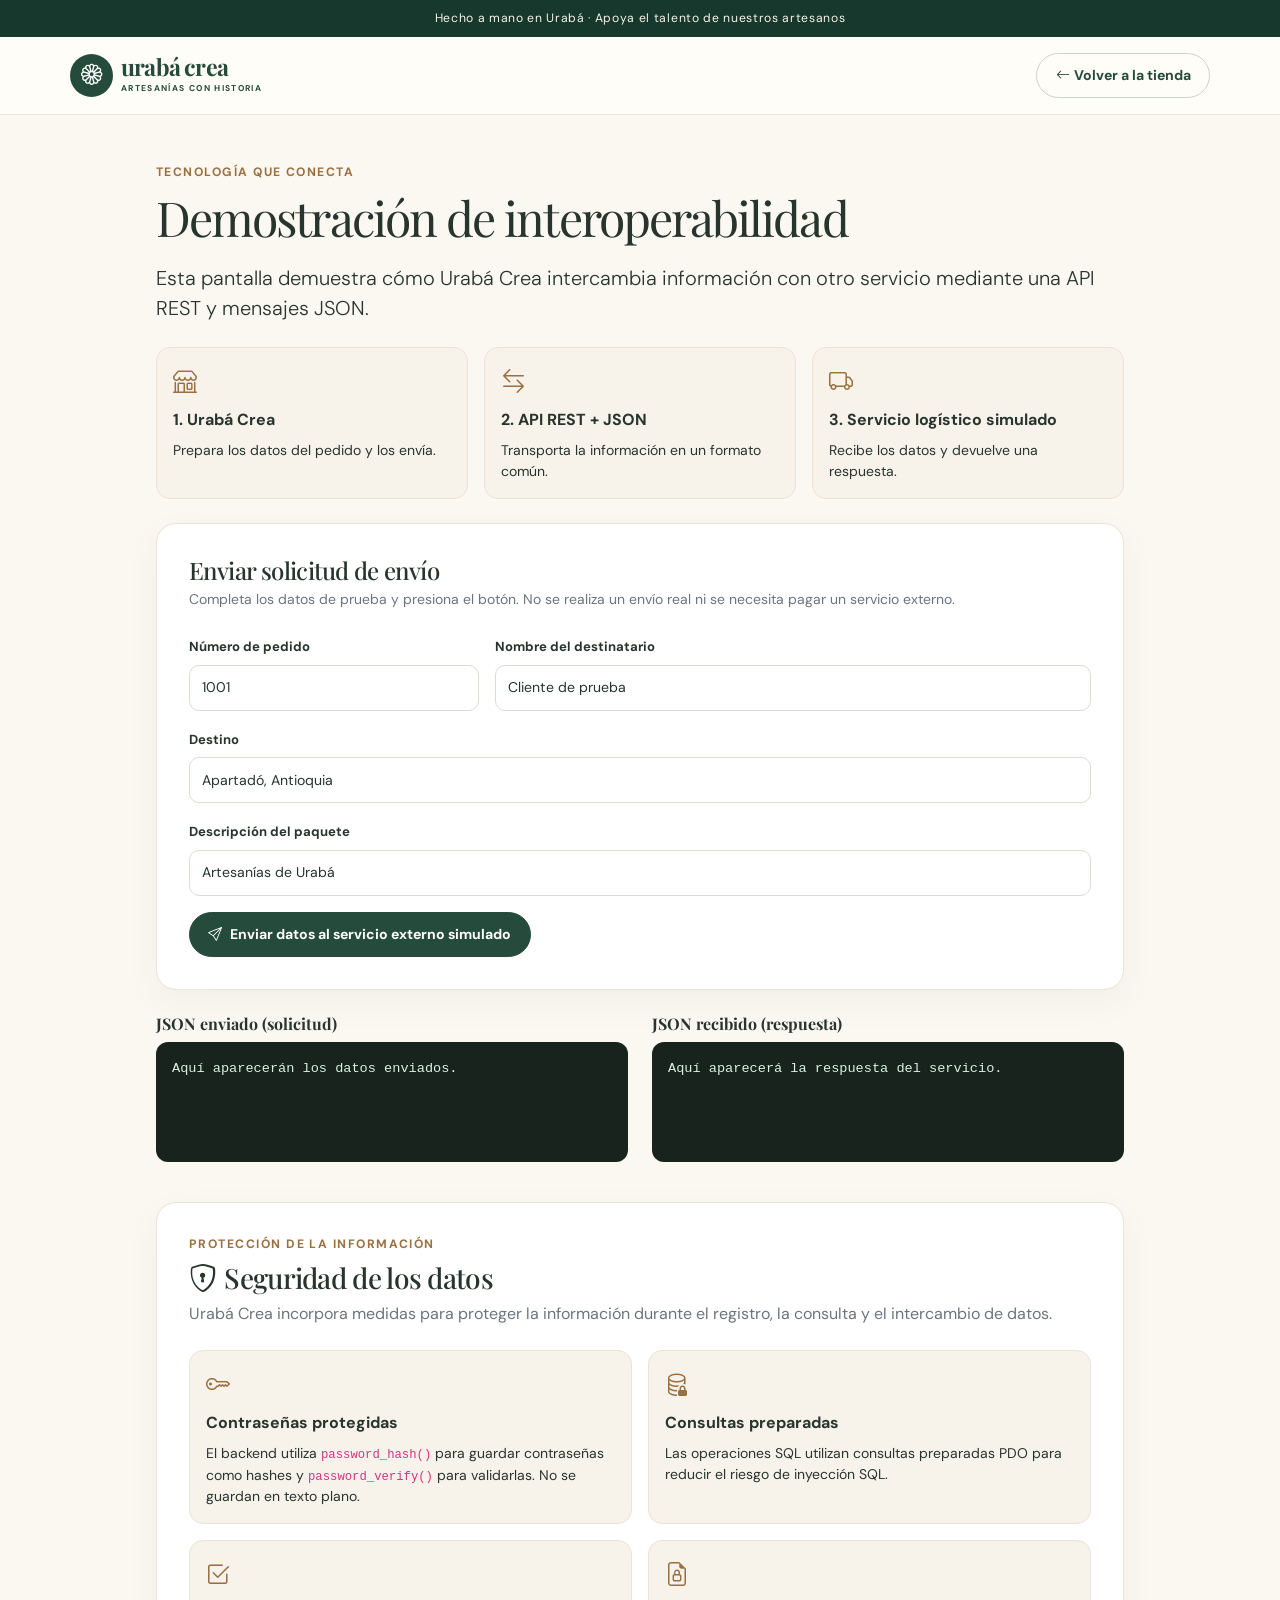
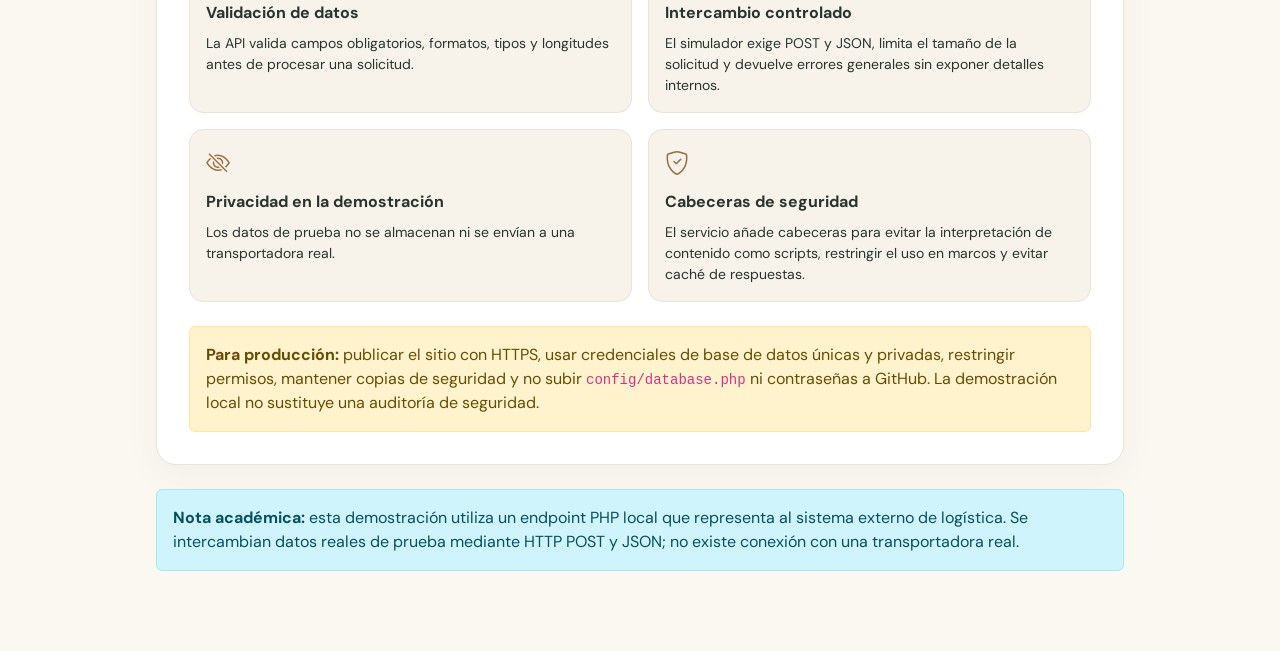
<file: interoperabilidad.html>
<!doctype html>
<html lang="es">
<head>
  <meta charset="utf-8"><meta name="viewport" content="width=device-width, initial-scale=1">
  <title>Interoperabilidad | Urabá Crea</title>
  <link href="https://cdn.jsdelivr.net/npm/bootstrap@5.3.3/dist/css/bootstrap.min.css" rel="stylesheet">
  <link href="https://cdn.jsdelivr.net/npm/bootstrap-icons@1.11.3/font/bootstrap-icons.min.css" rel="stylesheet">
  <link rel="preconnect" href="https://fonts.googleapis.com"><link rel="preconnect" href="https://fonts.gstatic.com" crossorigin>
  <link href="https://fonts.googleapis.com/css2?family=DM+Sans:wght@400;500;600;700&family=Playfair+Display:wght@500;600;700&display=swap" rel="stylesheet">
  <link rel="stylesheet" href="css/styles.css">
  <style>
    body{font-family:'DM Sans',sans-serif;background:#fbf8f2;color:#28352d}.integration-wrap{max-width:1000px;margin:0 auto;padding:3rem 1rem 5rem}.integration-card{background:#fff;border:1px solid #e9e3d8;border-radius:20px;padding:clamp(1.2rem,3vw,2rem);box-shadow:0 12px 35px #3d38240c}.eyebrow{letter-spacing:.12em;font-size:.76rem;font-weight:700;color:#9a7042}.integration-title{font-family:'Playfair Display',serif}.step-node{background:#f7f3eb;border:1px solid #e9e3d8;border-radius:14px;padding:1rem;height:100%}.step-node i{font-size:1.5rem;color:#9a7042}.json-box{background:#18231e;color:#d7f2df;border-radius:12px;padding:1rem;white-space:pre-wrap;overflow-wrap:anywhere;font: .85rem/1.55 ui-monospace,monospace;min-height:120px}.result-panel{display:none}.result-panel.show{display:block}.form-control:focus{border-color:#9a7042;box-shadow:0 0 0 .2rem #9a704222}
  </style>
</head>
<body>
  <div class="announcement">Hecho a mano en Urabá <span aria-hidden="true">·</span> Apoya el talento de nuestros artesanos</div>
  <header class="site-header"><nav class="navbar container py-3"><a class="brand d-flex align-items-center gap-2 text-decoration-none" href="index.html"><span class="brand-mark"><i class="bi bi-flower1"></i></span><span><strong>urabá crea</strong><small>ARTESANÍAS CON HISTORIA</small></span></a><a class="btn btn-outline-brand" href="index.html"><i class="bi bi-arrow-left me-1"></i>Volver a la tienda</a></nav></header>
  <main class="integration-wrap">
    <p class="eyebrow mb-2">TECNOLOGÍA QUE CONECTA</p>
    <h1 class="integration-title display-5 mb-3">Demostración de interoperabilidad</h1>
    <p class="lead mb-4">Esta pantalla demuestra cómo Urabá Crea intercambia información con otro servicio mediante una API REST y mensajes JSON.</p>
    <div class="row g-3 mb-4">
      <div class="col-md-4"><div class="step-node"><i class="bi bi-shop d-block mb-2"></i><strong>1. Urabá Crea</strong><p class="small mb-0 mt-2">Prepara los datos del pedido y los envía.</p></div></div>
      <div class="col-md-4"><div class="step-node"><i class="bi bi-arrow-left-right d-block mb-2"></i><strong>2. API REST + JSON</strong><p class="small mb-0 mt-2">Transporta la información en un formato común.</p></div></div>
      <div class="col-md-4"><div class="step-node"><i class="bi bi-truck d-block mb-2"></i><strong>3. Servicio logístico simulado</strong><p class="small mb-0 mt-2">Recibe los datos y devuelve una respuesta.</p></div></div>
    </div>
    <div class="integration-card mb-4">
      <h2 class="h4 integration-title mb-1">Enviar solicitud de envío</h2><p class="text-secondary small mb-4">Completa los datos de prueba y presiona el botón. No se realiza un envío real ni se necesita pagar un servicio externo.</p>
      <form id="integrationForm" class="row g-3">
        <div class="col-sm-4"><label class="form-label" for="orderId">Número de pedido</label><input class="form-control" id="orderId" type="number" min="1" value="1001" required></div>
        <div class="col-sm-8"><label class="form-label" for="recipient">Nombre del destinatario</label><input class="form-control" id="recipient" maxlength="100" value="Cliente de prueba" required></div>
        <div class="col-12"><label class="form-label" for="destination">Destino</label><input class="form-control" id="destination" maxlength="140" value="Apartadó, Antioquia" required></div>
        <div class="col-12"><label class="form-label" for="description">Descripción del paquete</label><input class="form-control" id="description" maxlength="140" value="Artesanías de Urabá" required></div>
        <div class="col-12"><button class="btn btn-brand btn-lg" id="sendButton" type="submit"><i class="bi bi-send me-2"></i>Enviar datos al servicio externo simulado</button></div>
      </form>
    </div>
    <div class="row g-4">
      <div class="col-lg-6"><h3 class="h6 fw-bold">JSON enviado (solicitud)</h3><pre class="json-box" id="requestJson">Aquí aparecerán los datos enviados.</pre></div>
      <div class="col-lg-6"><h3 class="h6 fw-bold">JSON recibido (respuesta)</h3><pre class="json-box" id="responseJson">Aquí aparecerá la respuesta del servicio.</pre></div>
    </div>
    <div class="integration-card result-panel mt-4" id="resultPanel" aria-live="polite">
      <div class="d-flex align-items-center gap-2 mb-3"><i class="bi bi-check-circle-fill text-success fs-4"></i><strong>Intercambio de información exitoso</strong></div>
      <div class="row g-3"><div class="col-sm-6"><span class="text-secondary small d-block">Proveedor simulado</span><strong id="providerName">—</strong></div><div class="col-sm-6"><span class="text-secondary small d-block">Número de seguimiento de prueba</span><strong id="trackingNumber">—</strong></div><div class="col-sm-6"><span class="text-secondary small d-block">Estado</span><strong id="shipmentStatus">—</strong></div><div class="col-sm-6"><span class="text-secondary small d-block">Entrega estimada de prueba</span><strong id="deliveryDate">—</strong></div></div>
      <p class="small text-secondary mt-3 mb-0">La respuesta confirma la comunicación entre dos endpoints de demostración. El proveedor, la guía y la fecha son ficticios y no representan un transporte contratado.</p>
    </div>

    <section class="integration-card mt-4" aria-labelledby="securityTitle">
      <p class="eyebrow mb-2">PROTECCIÓN DE LA INFORMACIÓN</p>
      <h2 class="h3 integration-title mb-2" id="securityTitle"><i class="bi bi-shield-lock me-2"></i>Seguridad de los datos</h2>
      <p class="text-secondary mb-4">Urabá Crea incorpora medidas para proteger la información durante el registro, la consulta y el intercambio de datos.</p>
      <div class="row g-3">
        <div class="col-md-6"><div class="step-node"><i class="bi bi-key d-block mb-2"></i><strong>Contraseñas protegidas</strong><p class="small mb-0 mt-2">El backend utiliza <code>password_hash()</code> para guardar contraseñas como hashes y <code>password_verify()</code> para validarlas. No se guardan en texto plano.</p></div></div>
        <div class="col-md-6"><div class="step-node"><i class="bi bi-database-lock d-block mb-2"></i><strong>Consultas preparadas</strong><p class="small mb-0 mt-2">Las operaciones SQL utilizan consultas preparadas PDO para reducir el riesgo de inyección SQL.</p></div></div>
        <div class="col-md-6"><div class="step-node"><i class="bi bi-check2-square d-block mb-2"></i><strong>Validación de datos</strong><p class="small mb-0 mt-2">La API valida campos obligatorios, formatos, tipos y longitudes antes de procesar una solicitud.</p></div></div>
        <div class="col-md-6"><div class="step-node"><i class="bi bi-file-earmark-lock d-block mb-2"></i><strong>Intercambio controlado</strong><p class="small mb-0 mt-2">El simulador exige POST y JSON, limita el tamaño de la solicitud y devuelve errores generales sin exponer detalles internos.</p></div></div>
        <div class="col-md-6"><div class="step-node"><i class="bi bi-eye-slash d-block mb-2"></i><strong>Privacidad en la demostración</strong><p class="small mb-0 mt-2">Los datos de prueba no se almacenan ni se envían a una transportadora real.</p></div></div>
        <div class="col-md-6"><div class="step-node"><i class="bi bi-shield-check d-block mb-2"></i><strong>Cabeceras de seguridad</strong><p class="small mb-0 mt-2">El servicio añade cabeceras para evitar la interpretación de contenido como scripts, restringir el uso en marcos y evitar caché de respuestas.</p></div></div>
      </div>
      <div class="alert alert-warning mt-4 mb-0">
        <strong>Para producción:</strong> publicar el sitio con HTTPS, usar credenciales de base de datos únicas y privadas, restringir permisos, mantener copias de seguridad y no subir <code>config/database.php</code> ni contraseñas a GitHub. La demostración local no sustituye una auditoría de seguridad.
      </div>
    </section>

    <div class="alert alert-info mt-4 mb-0"><strong>Nota académica:</strong> esta demostración utiliza un endpoint PHP local que representa al sistema externo de logística. Se intercambian datos reales de prueba mediante HTTP POST y JSON; no existe conexión con una transportadora real.</div>
  </main>
  <script>
    const form=document.getElementById('integrationForm');
    form.addEventListener('submit',async(event)=>{
      event.preventDefault();
      const payload={orderId:Number(document.getElementById('orderId').value),recipient:document.getElementById('recipient').value.trim(),destination:document.getElementById('destination').value.trim(),description:document.getElementById('description').value.trim()};
      const button=document.getElementById('sendButton');button.disabled=true;button.innerHTML='<span class="spinner-border spinner-border-sm me-2"></span>Enviando…';
      document.getElementById('requestJson').textContent=JSON.stringify(payload,null,2);
      document.getElementById('responseJson').textContent='Esperando respuesta del servicio…';document.getElementById('resultPanel').classList.remove('show');
      try{
        const response=await fetch('api/logistics-simulator.php',{method:'POST',headers:{'Content-Type':'application/json','Accept':'application/json'},body:JSON.stringify(payload)});
        const result=await response.json();document.getElementById('responseJson').textContent=JSON.stringify(result,null,2);
        if(!response.ok||!result.ok)throw new Error(result.error||'No fue posible completar la integración.');
        document.getElementById('providerName').textContent=result.provider;document.getElementById('trackingNumber').textContent=result.trackingNumber;document.getElementById('shipmentStatus').textContent=result.statusLabel;document.getElementById('deliveryDate').textContent=result.estimatedDelivery;document.getElementById('resultPanel').classList.add('show');
      }catch(error){document.getElementById('responseJson').textContent=JSON.stringify({ok:false,error:error.message},null,2);}
      finally{button.disabled=false;button.innerHTML='<i class="bi bi-send me-2"></i>Enviar datos al servicio externo simulado';}
    });
  </script>
</body>
</html>
</file>
<file: css/styles.css>
:root {
  --green: #254b3c;
  --green-dark: #17382d;
  --green-soft: #e8eee6;
  --cream: #f8f5ee;
  --paper: #fffdf8;
  --orange: #c8794f;
  --ink: #25352d;
  --muted: #73786f;
  --line: #e7e3d9;
  --shadow: 0 18px 50px rgba(37, 53, 45, .08);
}

* {
  box-sizing: border-box;
}

html {
  scroll-behavior: smooth;
  scroll-padding-top: 100px;
}

body {
  margin: 0;
  background: var(--paper);
  color: var(--ink);
  font-family: "DM Sans", sans-serif;
}

h1,
h2,
h3,
.brand strong {
  font-family: "Playfair Display", Georgia, serif;
}

h1 {
  font-size: clamp(2.8rem, 5.6vw, 5rem);
  line-height: 1.06;
  letter-spacing: -.04em;
  font-weight: 600;
}

h1 em,
h2 em {
  color: var(--orange);
  font-weight: 500;
}

h2 {
  font-size: clamp(2rem, 3.4vw, 3.1rem);
  line-height: 1.12;
  letter-spacing: -.025em;
}

.announcement {
  background: var(--green-dark);
  color: #f7f3e9;
  text-align: center;
  padding: .58rem 1rem;
  font-size: .76rem;
  letter-spacing: .055em;
}

.site-header {
  background: rgba(255, 253, 248, .96);
  border-bottom: 1px solid rgba(231, 227, 217, .85);
  backdrop-filter: blur(16px);
}

.brand {
  color: var(--green);
  min-width: max-content;
}

.brand-mark {
  width: 43px;
  height: 43px;
  display: grid;
  place-items: center;
  border-radius: 50%;
  background: var(--green);
  color: white;
  font-size: 1.35rem;
}

.brand strong {
  display: block;
  font-size: 1.45rem;
  line-height: 1;
  letter-spacing: -.035em;
}

.brand small {
  display: block;
  font-size: .53rem;
  letter-spacing: .16em;
  margin-top: .3rem;
  font-weight: 700;
}

.navbar-nav .nav-link {
  color: #5c675e;
  font-size: .9rem;
  font-weight: 600;
  padding: .65rem .85rem !important;
  border: 0;
  background: transparent;
}

.navbar-nav .nav-link:hover,
.navbar-nav .nav-link.active {
  color: var(--green);
}

.btn {
  border-radius: 999px;
  padding: .7rem 1.15rem;
  font-weight: 700;
  font-size: .88rem;
}

.btn-brand {
  background: var(--green);
  border: 1px solid var(--green);
  color: white;
}

.btn-brand:hover,
.btn-brand:focus {
  background: var(--green-dark);
  border-color: var(--green-dark);
  color: white;
}

.btn-outline-brand {
  border: 1px solid #cbd4c9;
  color: var(--green);
  background: transparent;
}

.btn-outline-brand:hover {
  background: var(--green-soft);
  border-color: var(--green);
  color: var(--green-dark);
}

.btn-text {
  color: var(--green);
}

.btn-text:hover {
  color: var(--orange);
}

.cart-count {
  display: inline-grid;
  place-items: center;
  min-width: 20px;
  height: 20px;
  padding: 0 5px;
  margin-left: 4px;
  border-radius: 99px;
  background: #e9b08b;
  color: #38281d;
  font-size: .7rem;
}

.hero-section {
  padding: clamp(3rem, 7vw, 6.5rem) 0;
  background: var(--cream);
  overflow: hidden;
}

.eyebrow {
  color: var(--green);
  font-size: .7rem;
  font-weight: 700;
  letter-spacing: .16em;
  margin-bottom: 1.1rem;
}

.eyebrow span {
  display: inline-block;
  width: 25px;
  height: 2px;
  background: var(--orange);
  vertical-align: middle;
  margin-right: .4rem;
}

.hero-copy {
  max-width: 510px;
  color: #69736a;
  font-size: 1.06rem;
  line-height: 1.8;
  margin-top: 1.4rem;
}

.hero-art {
  position: relative;
  max-width: 560px;
  margin-left: auto;
  padding: 0 1.1rem 1.1rem 0;
}

.hero-image {
  display: block;
  width: 100%;
  height: clamp(350px, 42vw, 520px);
  object-fit: cover;
  border-radius: 48% 48% 12px 12px;
}

.hero-art::after {
  content: "";
  position: absolute;
  z-index: 0;
  right: 0;
  bottom: 0;
  width: 70%;
  height: 65%;
  border: 1px solid #d5b99f;
  border-radius: 48% 48% 12px 12px;
  pointer-events: none;
}

.hero-image {
  position: relative;
  z-index: 1;
}

.hero-note {
  position: absolute;
  z-index: 2;
  left: -28px;
  bottom: 42px;
  display: flex;
  align-items: center;
  gap: .8rem;
  background: white;
  padding: .9rem 1.1rem;
  border-radius: 14px;
  box-shadow: var(--shadow);
}

.note-icon {
  display: grid;
  place-items: center;
  width: 39px;
  height: 39px;
  border-radius: 50%;
  color: var(--green);
  background: var(--green-soft);
  font-size: 1.2rem;
}

.hero-note strong,
.hero-note small {
  display: block;
}

.hero-note strong {
  font-size: .85rem;
}

.hero-note small {
  color: var(--muted);
  font-size: .72rem;
  margin-top: .15rem;
}

.hero-stamp {
  position: absolute;
  z-index: 2;
  right: 0;
  top: 26px;
  display: grid;
  place-content: center;
  width: 88px;
  height: 88px;
  border: 1px solid rgba(255, 255, 255, .7);
  outline: 1px solid rgba(255, 255, 255, .7);
  outline-offset: -6px;
  border-radius: 50%;
  background: var(--orange);
  color: white;
  text-align: center;
  font-size: .75rem;
  font-weight: 700;
  letter-spacing: .08em;
  transform: rotate(10deg);
}

.hero-stamp span {
  font-size: .52rem;
  font-weight: 500;
}

.hero-proof {
  display: flex;
  align-items: center;
  gap: .75rem;
}

.proof-icon {
  display: grid;
  place-items: center;
  width: 42px;
  height: 42px;
  background: #f0e2d3;
  color: var(--orange);
  border-radius: 50%;
  font-size: 1.1rem;
}

.hero-proof strong,
.hero-proof span {
  display: block;
}

.hero-proof strong {
  font-size: .83rem;
}

.hero-proof span {
  font-size: .75rem;
  color: var(--muted);
  margin-top: .15rem;
}

.trust-strip {
  padding: 1.25rem 0;
  background: var(--paper);
  border-bottom: 1px solid var(--line);
}

.trust-strip .col-6 {
  color: #59665c;
  font-size: .82rem;
  font-weight: 600;
}

.trust-strip i {
  color: var(--orange);
  font-size: 1.05rem;
  margin-right: .55rem;
}

.section-space {
  padding: clamp(3.8rem, 7vw, 6rem) 0;
}

.section-heading {
  display: flex;
  align-items: end;
  justify-content: space-between;
  gap: 2rem;
  margin-bottom: 2.1rem;
}

.section-heading .eyebrow {
  margin-bottom: .65rem;
}

.section-heading h2 {
  margin: 0;
}

.section-heading>p {
  max-width: 330px;
  margin: 0 0 .3rem;
  color: var(--muted);
  line-height: 1.7;
  font-size: .92rem;
}

.catalog-toolbar {
  background: #f9f7f1;
  border: 1px solid var(--line);
  padding: .8rem;
  border-radius: 16px;
}

.form-control,
.form-select {
  min-height: 46px;
  border: 1px solid #dddcd2;
  border-radius: 10px;
  color: var(--ink);
  background-color: white;
  font-size: .88rem;
}

.form-control:focus,
.form-select:focus {
  border-color: #7e9c89;
  box-shadow: 0 0 0 .2rem rgba(37, 75, 60, .12);
}

.search-wrap {
  position: relative;
}

.search-wrap i {
  position: absolute;
  left: 15px;
  top: 50%;
  transform: translateY(-50%);
  color: #788176;
}

.search-wrap .form-control {
  padding-left: 42px;
}

.results-label {
  color: var(--muted);
  font-size: .83rem;
}

.reset-link {
  color: var(--green);
  font-weight: 700;
}

.product-card {
  height: 100%;
  overflow: hidden;
  border: 1px solid var(--line);
  border-radius: 15px;
  background: white;
  transition: transform .22s ease, box-shadow .22s ease;
}

.product-card:hover {
  transform: translateY(-4px);
  box-shadow: var(--shadow);
}

.product-photo-wrap {
  position: relative;
  overflow: hidden;
  background: var(--cream);
}

.product-photo {
  width: 100%;
  height: 245px;
  object-fit: cover;
  display: block;
  transition: transform .4s ease;
}

.product-card:hover .product-photo {
  transform: scale(1.035);
}

.product-category {
  position: absolute;
  left: 12px;
  top: 12px;
  padding: .4rem .65rem;
  border-radius: 99px;
  background: rgba(255, 253, 248, .93);
  color: var(--green);
  font-size: .68rem;
  font-weight: 700;
}

.product-body {
  padding: 1rem 1rem 1.05rem;
}

.product-maker {
  color: var(--muted);
  font-size: .74rem;
  margin-bottom: .35rem;
}

.product-title {
  font-family: "DM Sans", sans-serif;
  font-size: 1rem;
  font-weight: 700;
  line-height: 1.35;
  margin-bottom: .45rem;
}

.product-material {
  color: var(--muted);
  font-size: .75rem;
}

.product-bottom {
  display: flex;
  align-items: center;
  justify-content: space-between;
  gap: .5rem;
  margin-top: 1rem;
  padding-top: .8rem;
  border-top: 1px solid #f0eee7;
}

.product-price {
  color: var(--green);
  font-weight: 700;
  font-size: 1.03rem;
}

.product-add {
  width: 39px;
  height: 39px;
  display: grid;
  place-items: center;
  padding: 0;
  border-radius: 50%;
}

.product-add:disabled {
  opacity: .45;
  cursor: not-allowed;
}

.stock-label {
  display: block;
  font-size: .7rem;
  color: var(--muted);
  margin-top: .25rem;
}

.empty-state {
  text-align: center;
  padding: 3.5rem 1rem;
  color: var(--muted);
}

.empty-state i {
  font-size: 2rem;
  color: var(--orange);
}

.empty-state h3 {
  color: var(--ink);
  margin-top: 1rem;
}

.story-section {
  background: var(--cream);
}

.story-image-wrap {
  padding: 0 1.2rem 1.2rem 0;
  position: relative;
}

.story-image-wrap::after {
  content: "";
  position: absolute;
  z-index: 0;
  bottom: 0;
  right: 0;
  width: 70%;
  height: 70%;
  border: 1px solid #d6bba1;
  border-radius: 10px;
}

.story-image {
  position: relative;
  z-index: 1;
  width: 100%;
  height: 430px;
  object-fit: cover;
  border-radius: 10px;
}

.story-copy {
  color: var(--muted);
  line-height: 1.8;
  margin: 1.3rem 0;
}

.story-points {
  display: grid;
  gap: .8rem;
}

.story-points div {
  display: flex;
  gap: .65rem;
  align-items: start;
  font-size: .88rem;
}

.story-points i {
  color: var(--green);
}

.seller-cta {
  padding: 0 0 clamp(3rem, 6vw, 5rem);
  background: var(--cream);
}

.seller-cta-inner {
  position: relative;
  overflow: hidden;
  display: flex;
  align-items: center;
  justify-content: space-between;
  gap: 2rem;
  padding: clamp(2rem, 5vw, 4rem);
  background: var(--green);
  border-radius: 18px;
  color: white;
}

.seller-cta .eyebrow {
  color: #d9c5a9;
}

.seller-cta h2 {
  margin-bottom: .9rem;
}

.seller-cta h2 em {
  color: #e9b08b;
}

.seller-cta p:not(.eyebrow) {
  color: #e0e7df;
  max-width: 460px;
  margin-bottom: 0;
  line-height: 1.7;
}

.seller-cta .btn-light {
  color: var(--green);
  flex-shrink: 0;
  z-index: 1;
}

.cta-decoration {
  position: absolute;
  right: 20%;
  bottom: -60px;
  font-size: 12rem;
  color: rgba(255, 255, 255, .055);
}

.site-footer {
  background: var(--paper);
  border-top: 1px solid var(--line);
}

.site-footer p,
.site-footer>.container>span {
  color: var(--muted);
  font-size: .78rem;
}

.cart-panel {
  width: min(100%, 460px) !important;
  background: var(--paper);
}

.offcanvas-title {
  font-size: 1.9rem;
}

.cart-items {
  display: grid;
  align-content: start;
  gap: 1rem;
}

.cart-item {
  display: grid;
  grid-template-columns: 76px 1fr auto;
  gap: .8rem;
  align-items: center;
  padding-bottom: 1rem;
  border-bottom: 1px solid var(--line);
}

.cart-item img {
  width: 76px;
  height: 80px;
  object-fit: cover;
  border-radius: 10px;
}

.cart-item h3 {
  font: 700 .85rem "DM Sans", sans-serif;
  margin-bottom: .3rem;
}

.cart-item p {
  color: var(--muted);
  font-size: .75rem;
  margin-bottom: .45rem;
}

.quantity-control {
  display: inline-flex;
  align-items: center;
  gap: .6rem;
  border: 1px solid var(--line);
  border-radius: 99px;
  padding: .2rem .35rem;
}

.quantity-control button {
  border: 0;
  background: transparent;
  color: var(--green);
  width: 24px;
  height: 24px;
}

.quantity-control span {
  font-size: .78rem;
  min-width: 14px;
  text-align: center;
}

.cart-item-price {
  font-size: .82rem;
  font-weight: 700;
  white-space: nowrap;
}

.cart-empty {
  text-align: center;
  padding: 3rem 1rem;
  color: var(--muted);
}

.cart-empty i {
  font-size: 2.3rem;
  color: var(--orange);
}

.cart-empty h3 {
  color: var(--ink);
  font-size: 1.4rem;
  margin-top: .8rem;
}

.cart-summary {
  border-top: 1px solid var(--line);
  padding-top: 1.2rem;
}

.cart-summary small {
  display: block;
  color: var(--muted);
  margin-top: .6rem;
  line-height: 1.5;
}

.product-modal-content,
.form-modal,
.seller-modal {
  border: 0;
  border-radius: 18px;
  overflow: hidden;
  background: var(--paper);
}

.product-modal-content .modal-header {
  padding: 1.1rem 1.1rem 0;
}

.detail-image {
  width: 100%;
  height: 390px;
  object-fit: cover;
  border-radius: 12px;
}

.detail-price {
  color: var(--green);
  font-size: 1.4rem;
  font-weight: 700;
}

.detail-copy {
  color: var(--muted);
  line-height: 1.8;
}

.form-modal .modal-header,
.form-modal .modal-body {
  padding: 1.4rem 1.5rem;
}

.form-modal .modal-title {
  font-size: 1.75rem;
}

.auth-tabs {
  padding: .3rem;
  background: #f0eee7;
  border-radius: 99px;
}

.auth-tabs .nav-link {
  flex: 1;
  border-radius: 99px;
  color: var(--muted);
  font-size: .85rem;
  font-weight: 700;
}

.auth-tabs .nav-link.active {
  color: white;
  background: var(--green);
}

.form-label {
  font-size: .82rem;
  font-weight: 700;
}

.form-note {
  color: var(--muted);
  font-size: .73rem;
  line-height: 1.6;
}

.seller-modal-header {
  padding: 1.5rem 1.5rem 1rem;
  background: var(--cream);
}

.seller-modal-header h2 {
  font-size: 2rem;
}

.seller-modal .modal-body {
  padding: 1.5rem;
}

.demo-alert {
  display: flex;
  gap: .7rem;
  align-items: start;
  padding: 1rem;
  border: 1px solid #e9d4b8;
  border-radius: 12px;
  background: #fff8eb;
  color: #6c543a;
  font-size: .8rem;
  line-height: 1.6;
  margin-bottom: 1.4rem;
}

.demo-alert i {
  font-size: 1.1rem;
  margin-top: .1rem;
}

.seller-product-form {
  border: 1px solid var(--line);
  background: white;
  border-radius: 14px;
  padding: 1.25rem;
}

.seller-product-form h3 {
  font-size: 1.35rem;
  margin: 0;
}

.seller-table-wrap {
  border: 1px solid var(--line);
  border-radius: 12px;
  overflow: hidden;
  background: white;
}

.seller-table-wrap table {
  margin-bottom: 0;
  font-size: .82rem;
}

.seller-table-wrap thead th {
  background: #f5f3ec;
  color: #657065;
  font-size: .7rem;
  text-transform: uppercase;
  letter-spacing: .06em;
  white-space: nowrap;
  padding: .9rem;
}

.seller-table-wrap td {
  padding: .8rem .9rem;
}

.table-product {
  display: flex;
  align-items: center;
  gap: .7rem;
  min-width: 190px;
}

.table-product img {
  width: 48px;
  height: 48px;
  object-fit: cover;
  border-radius: 8px;
}

.table-product strong,
.table-product small {
  display: block;
}

.table-product small {
  color: var(--muted);
  margin-top: .2rem;
}

.stock-badge {
  display: inline-block;
  padding: .3rem .55rem;
  border-radius: 99px;
  background: var(--green-soft);
  color: var(--green);
  font-size: .7rem;
  font-weight: 700;
}

.stock-badge.low {
  background: #fff0dc;
  color: #8a4e17;
}

.stock-badge.out {
  background: #f9e5e2;
  color: #9d3d31;
}

.table-action {
  border: 1px solid var(--line);
  background: white;
  color: var(--green);
  border-radius: 8px;
  padding: .35rem .55rem;
  margin-left: .25rem;
}

.table-action:hover {
  background: var(--green-soft);
}

.app-toast {
  background: var(--green-dark);
  color: white;
  border-radius: 12px;
}

.app-toast .btn-close {
  filter: invert(1);
}

:focus-visible {
  outline: 3px solid #d48c62;
  outline-offset: 3px;
}

@media (max-width: 991.98px) {
  .navbar-collapse {
    padding: .7rem 0 .2rem;
  }

  .navbar-nav .nav-link {
    padding-left: .2rem !important;
  }

  .hero-art {
    margin: 0 auto;
    max-width: 560px;
  }

  .hero-note {
    left: 0;
  }

  .section-heading {
    align-items: start;
    flex-direction: column;
    gap: .8rem;
  }

  .section-heading>p {
    max-width: 520px;
  }

  .seller-cta-inner {
    align-items: start;
    flex-direction: column;
  }
}

@media (max-width: 575.98px) {
  .announcement {
    font-size: .65rem;
  }

  .brand strong {
    font-size: 1.25rem;
  }

  .brand-mark {
    width: 38px;
    height: 38px;
  }

  h1 {
    font-size: 2.75rem;
  }

  .hero-section {
    padding-top: 3rem;
  }

  .hero-image {
    height: 330px;
  }

  .hero-note {
    bottom: 28px;
    padding: .7rem;
  }

  .hero-stamp {
    width: 72px;
    height: 72px;
    font-size: .65rem;
  }

  .product-photo {
    height: 210px;
  }

  .story-image {
    height: 320px;
  }

  .form-modal .modal-header,
  .form-modal .modal-body,
  .seller-modal .modal-body {
    padding: 1.1rem;
  }

  .seller-modal-header {
    padding: 1.1rem;
  }

  .cart-item {
    grid-template-columns: 64px 1fr;
  }

  .cart-item img {
    width: 64px;
    height: 68px;
  }

  .cart-item-price {
    grid-column: 2;
  }
}

@media (prefers-reduced-motion: reduce) {

  *,
  *::before,
  *::after {
    scroll-behavior: auto !important;
    transition-duration: .01ms !important;
    animation-duration: .01ms !important;
  }
}
</file>
